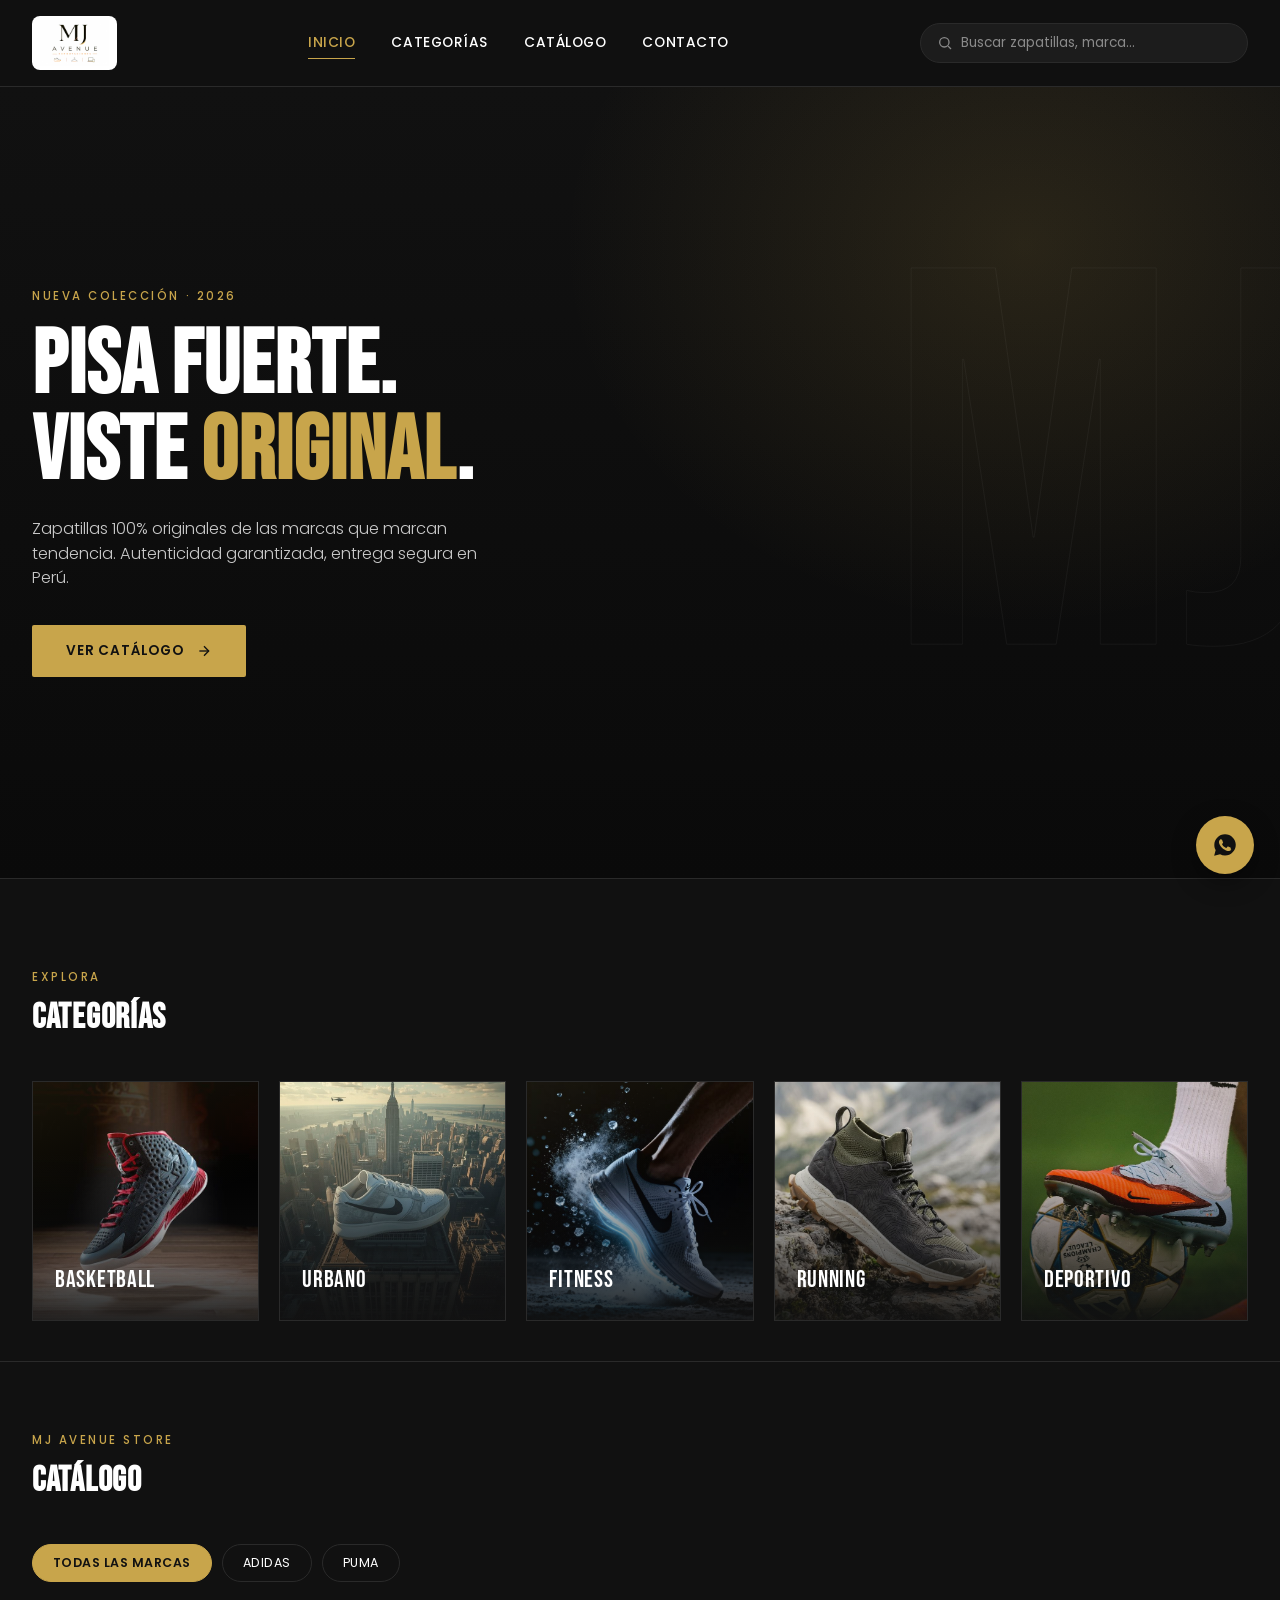
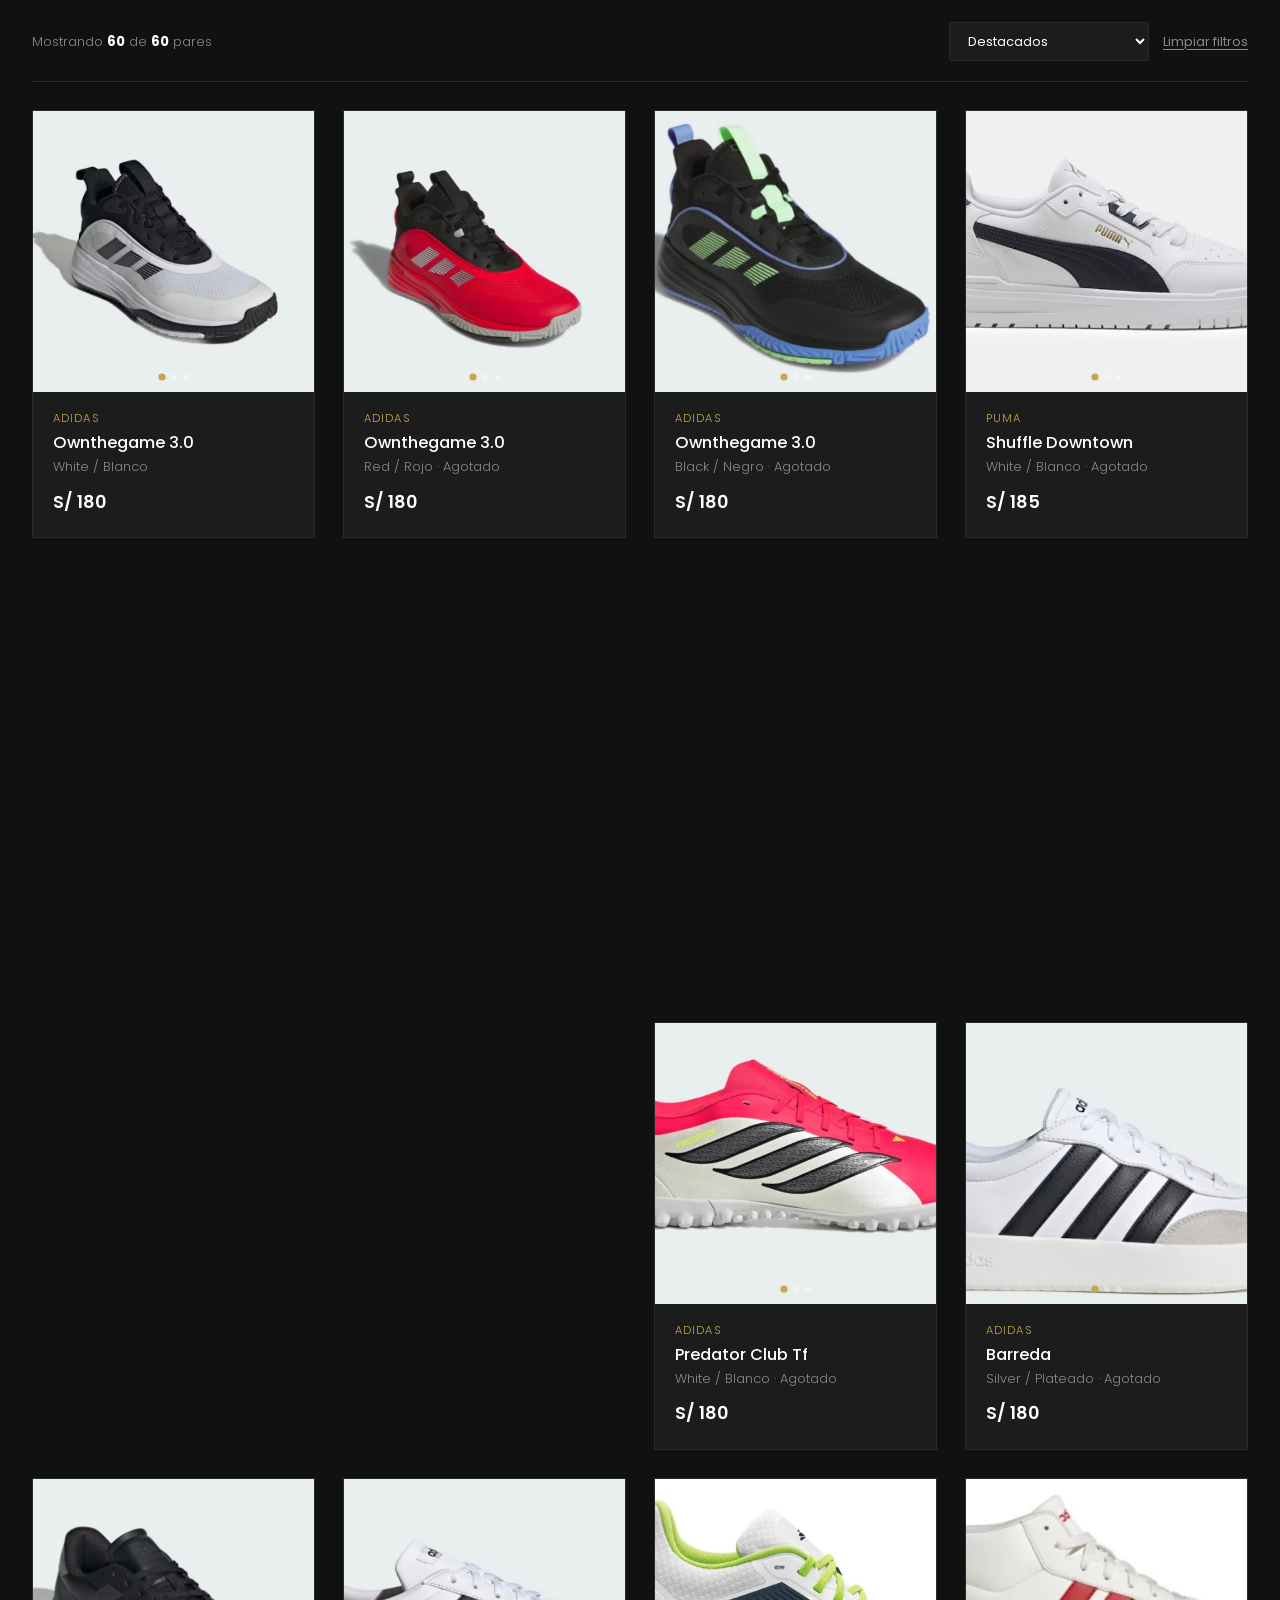
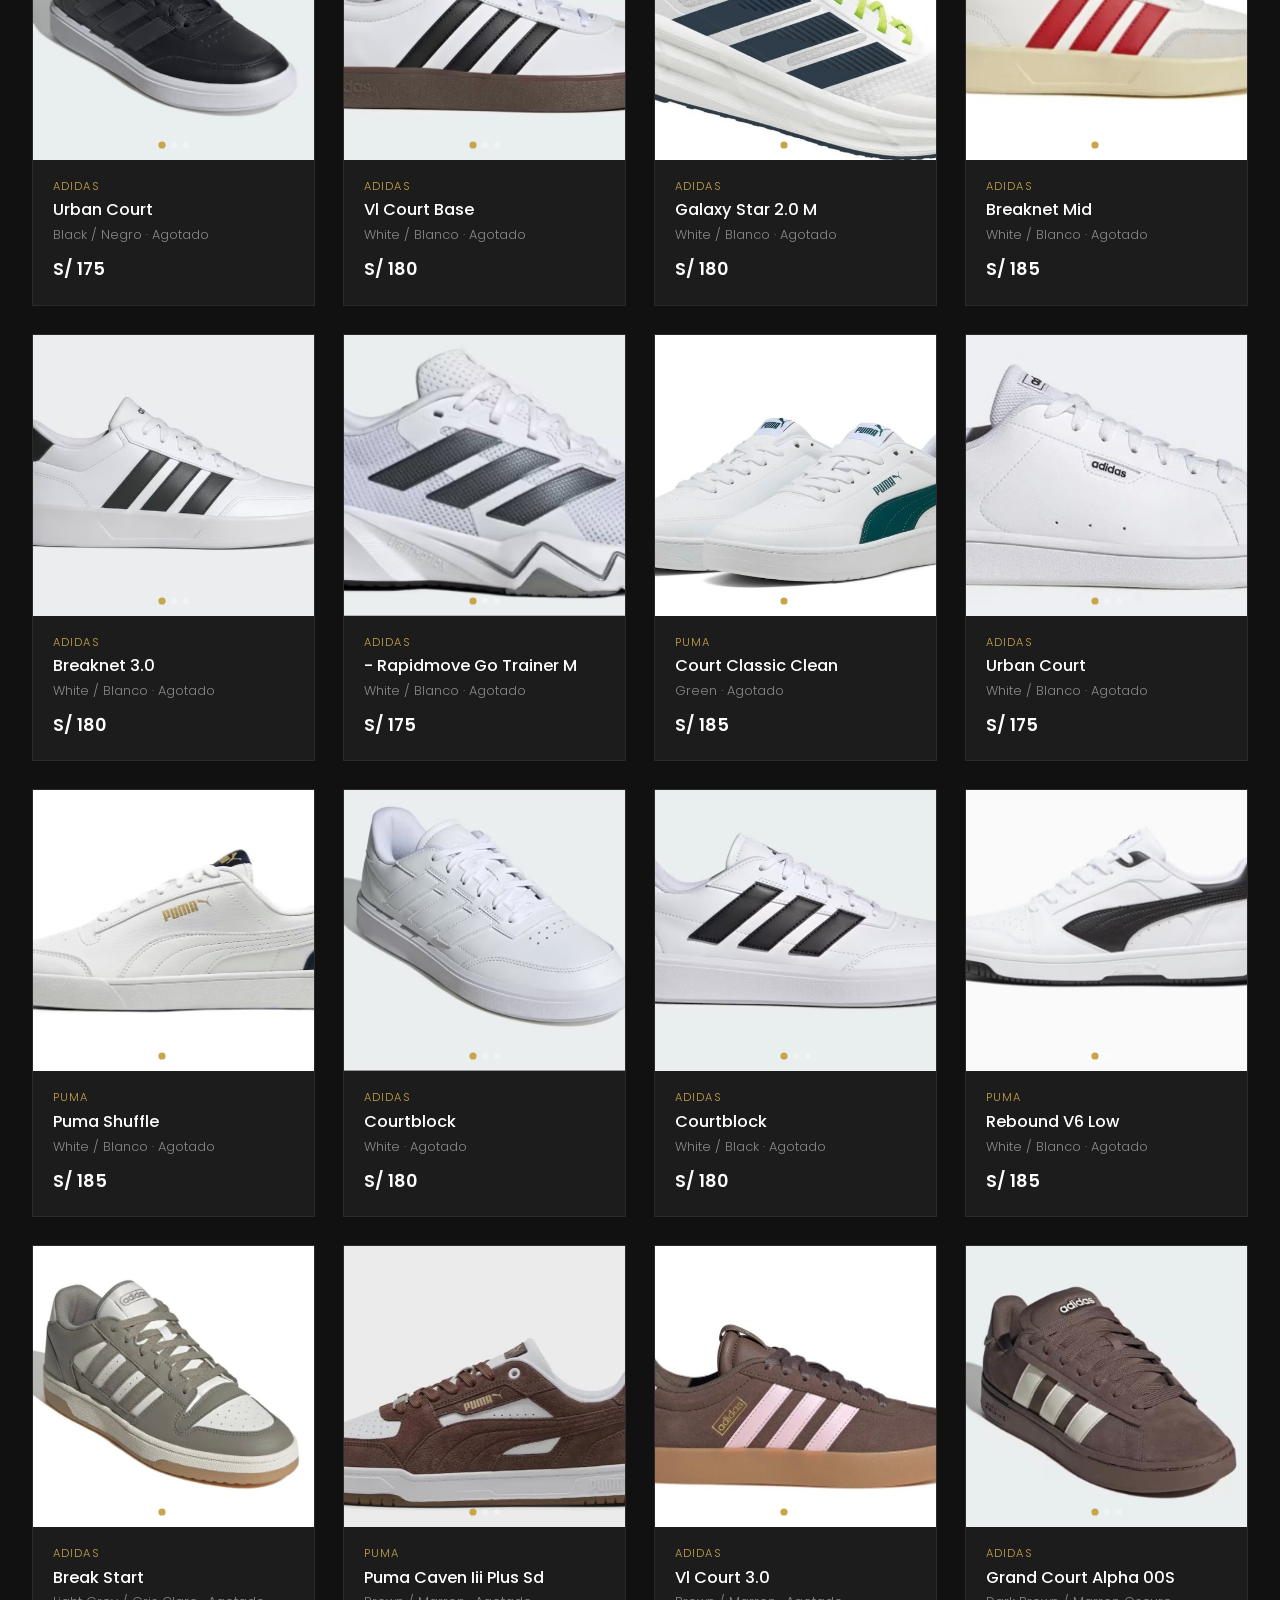
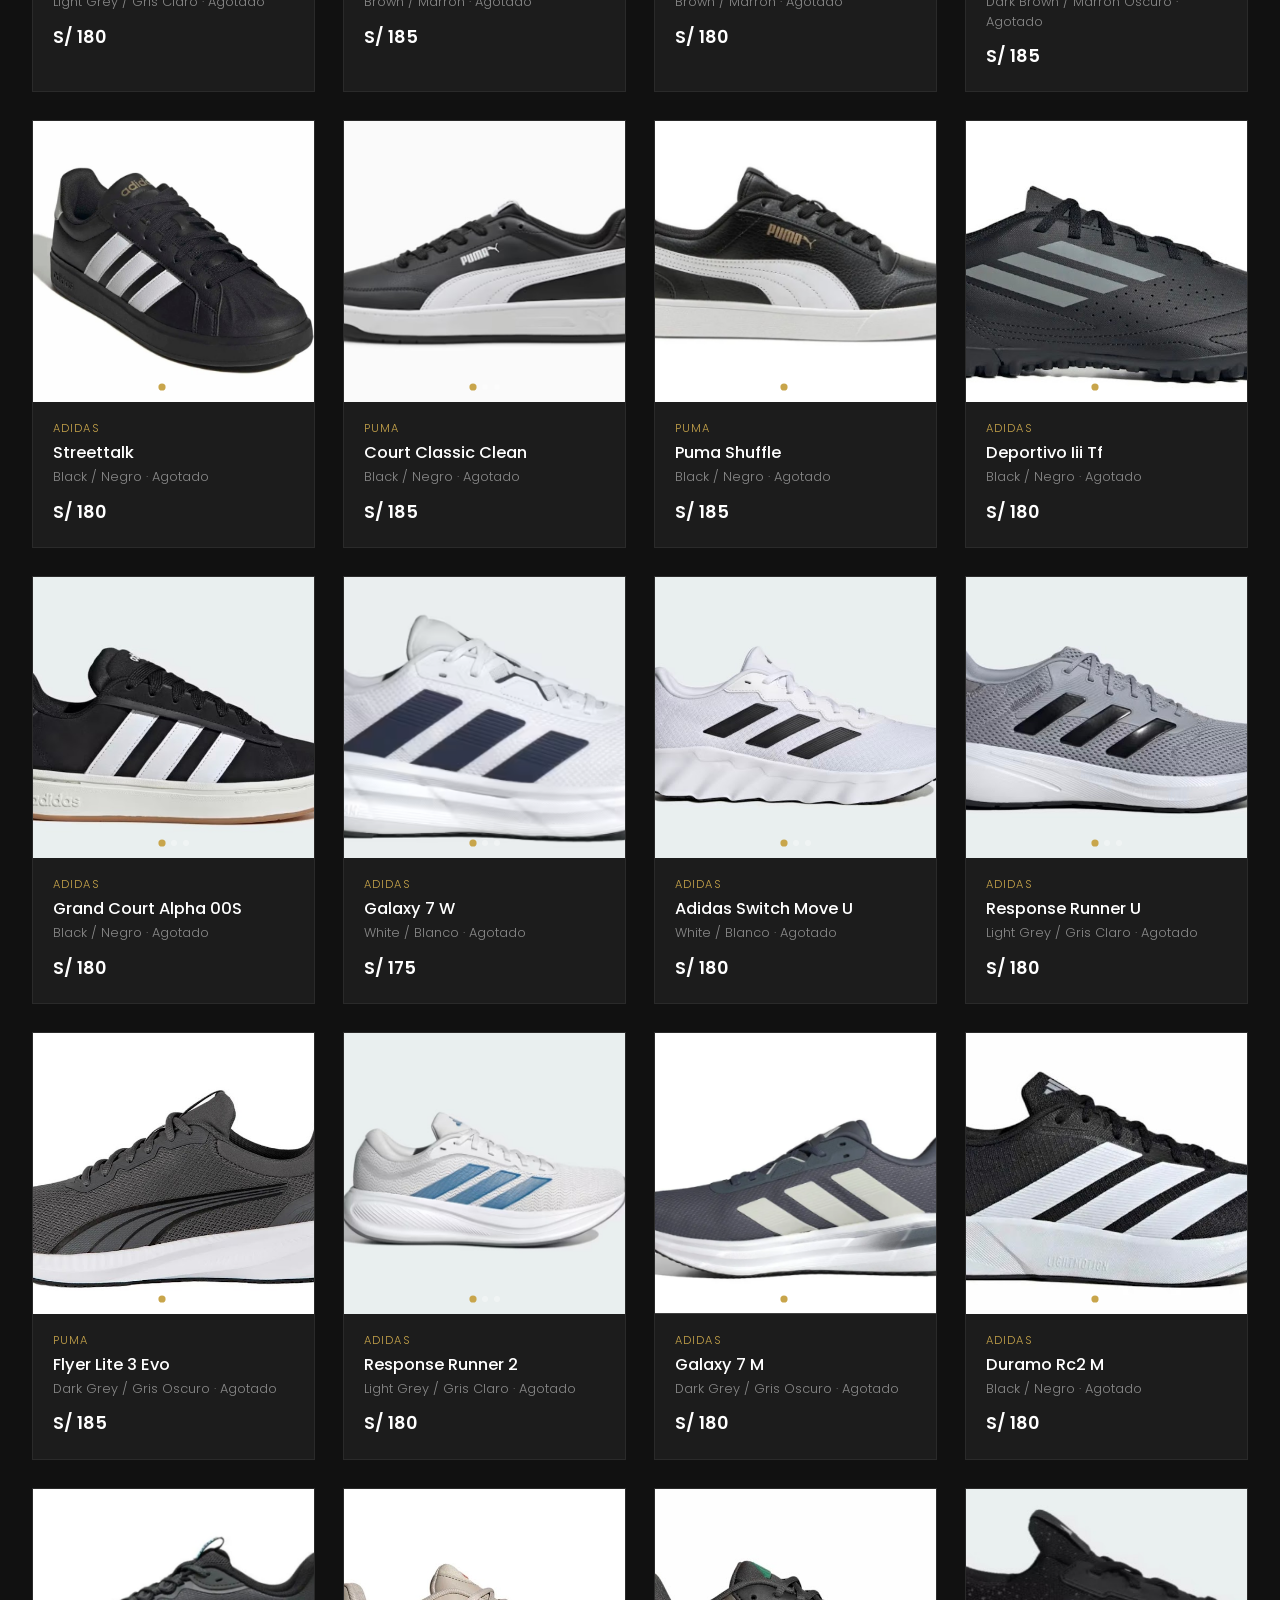
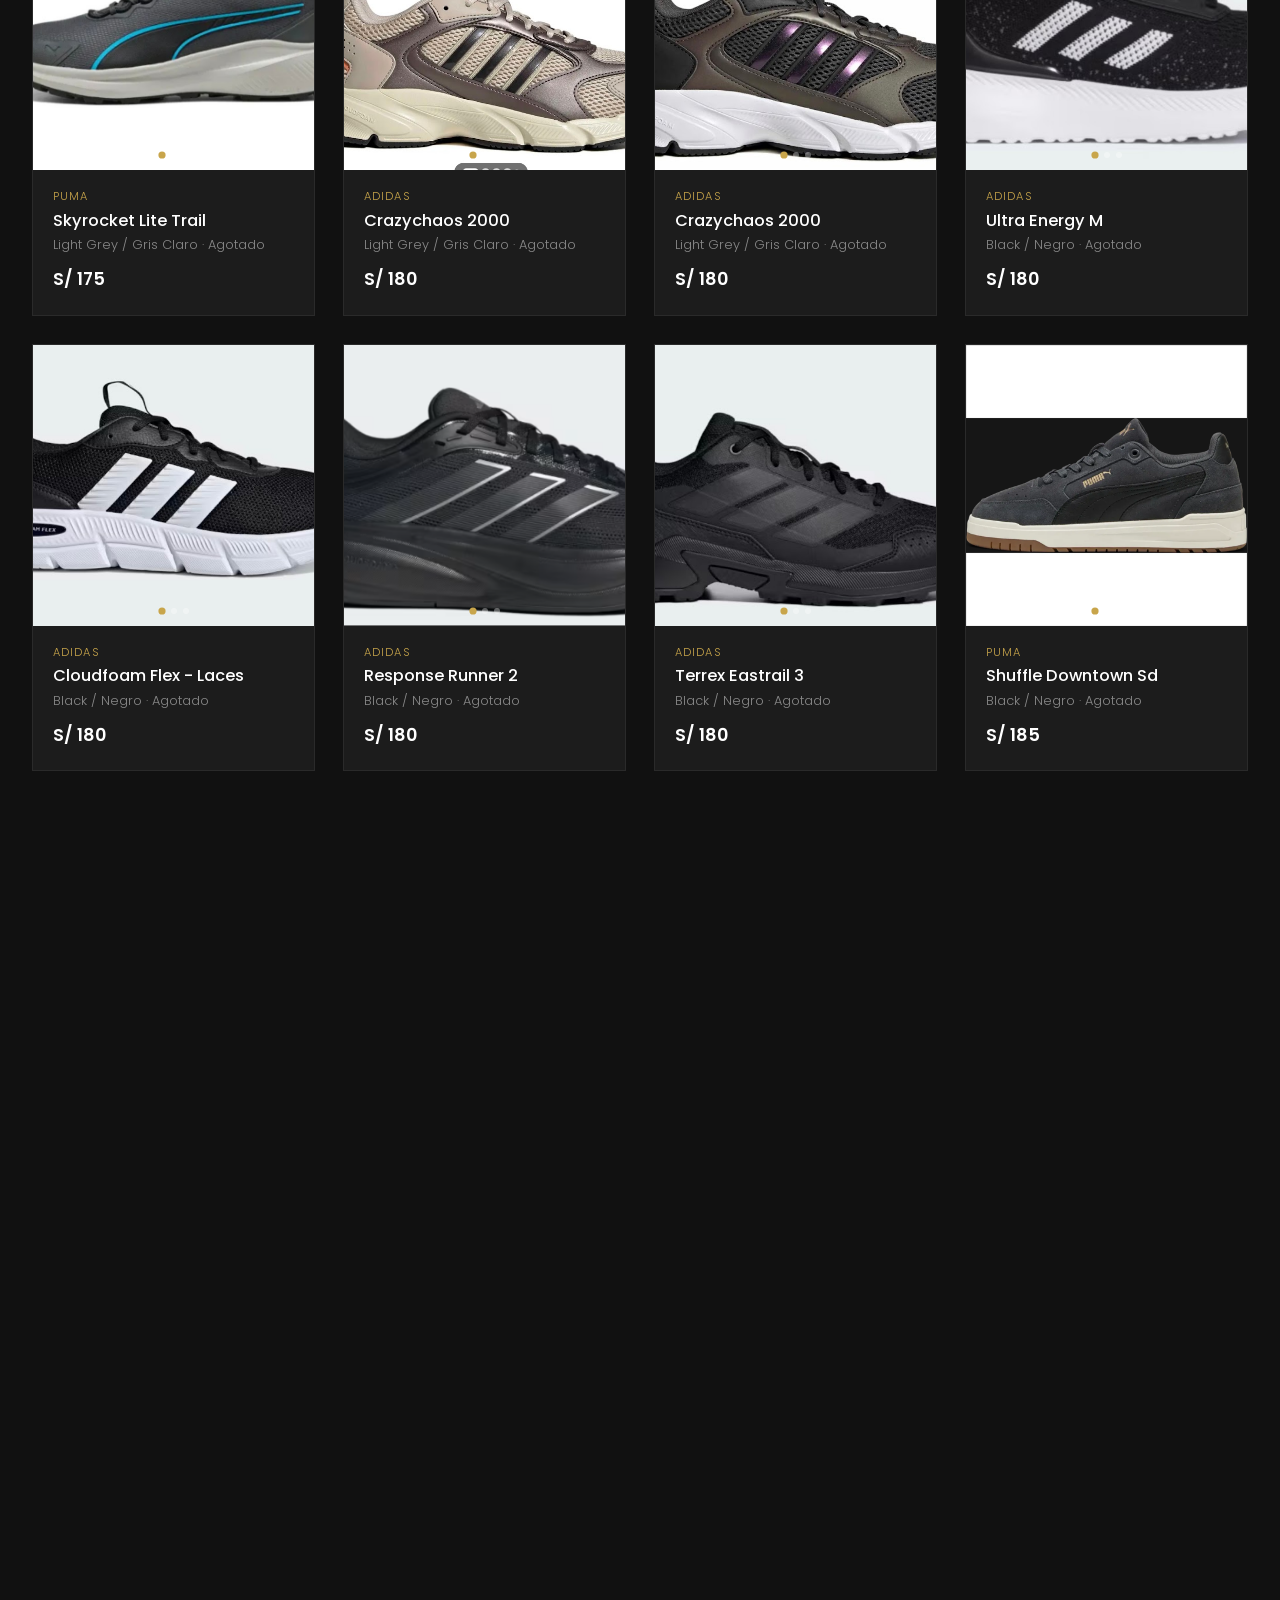
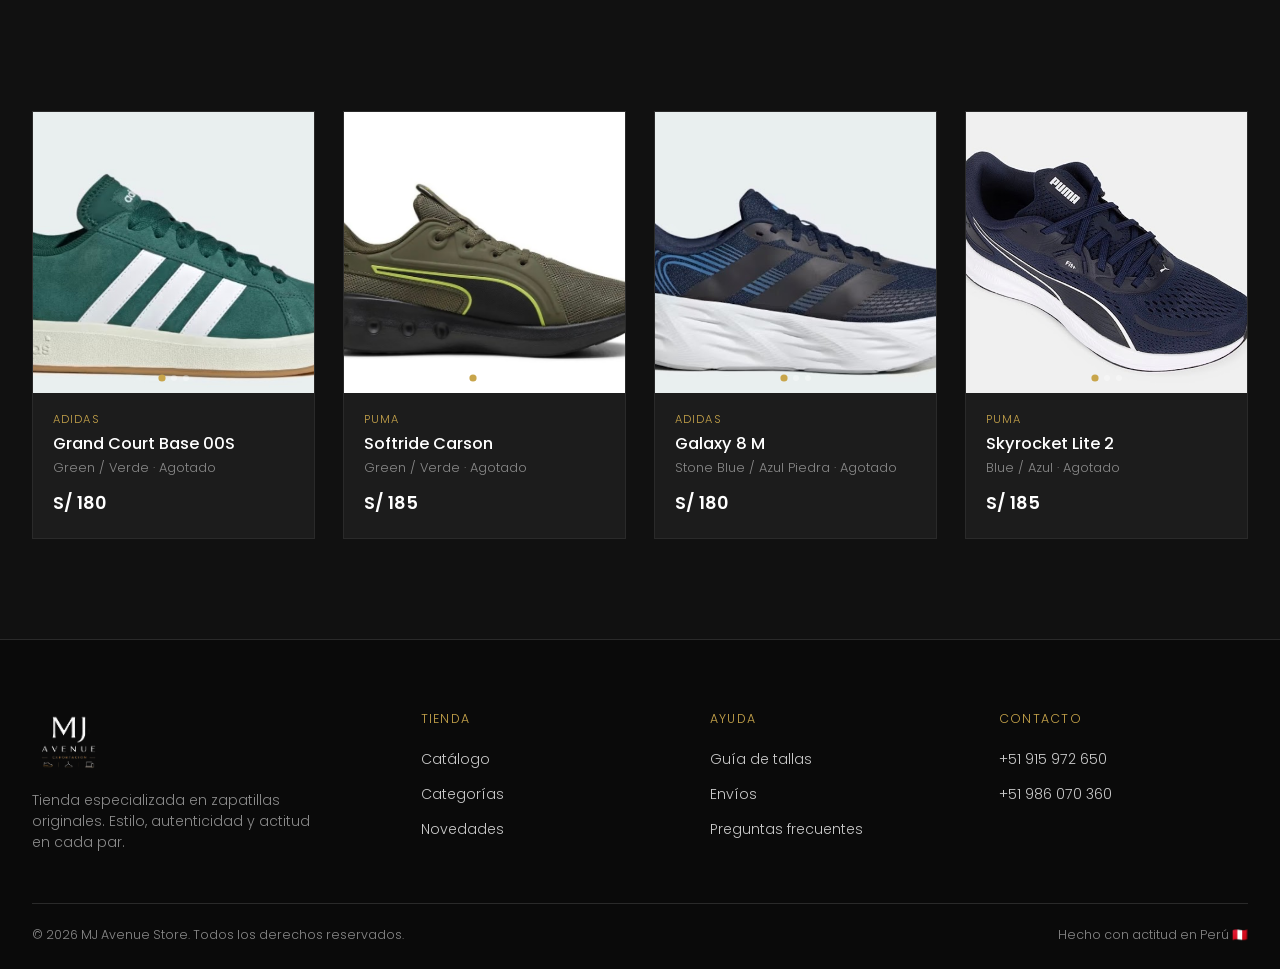
<file: index.html>
<!DOCTYPE html>
<html lang="es">
<head>
<meta charset="UTF-8">
<meta name="viewport" content="width=device-width, initial-scale=1.0">
<title>MJ Avenue Store | Zapatillas Originales</title>
<meta name="description" content="MJ Avenue Store — Catálogo premium de zapatillas Nike, Adidas, Puma y New Balance.">
<link rel="icon" href="assets/logo/logo_Letras_Negras.png">
<link rel="stylesheet" href="css/style.css">
</head>
<body>

<!-- ================= HEADER ================= -->
<header class="header">
  <div class="header__barra">
    <a href="#inicio" class="header__logo">
      <img src="assets/logo/logo_Letras_Negras.png" alt="MJ Avenue Store">
    </a>

    <nav class="header__nav">
      <a href="#inicio" class="activo">Inicio</a>
      <a href="#categorias">Categorías</a>
      <a href="#catalogo">Catálogo</a>
      <a href="#footer">Contacto</a>
    </nav>

    <div class="header__acciones">
      <div class="buscador">
        <svg width="16" height="16" viewBox="0 0 24 24" fill="none" stroke="currentColor" stroke-width="2"><circle cx="11" cy="11" r="7"/><line x1="21" y1="21" x2="16.65" y2="16.65"/></svg>
        <input type="text" id="input-buscador" placeholder="Buscar zapatillas, marca...">
      </div>
      <button class="header__menu-movil" id="btn-menu-movil" aria-label="Abrir menú">
        <span></span><span></span><span></span>
      </button>
    </div>
  </div>
</header>

<!-- ================= HERO ================= -->
<section class="hero" id="inicio">
  <div class="contenedor">
    <div class="hero__contenido">
      <p class="eyebrow">Nueva colección · 2026</p>
      <h1 class="hero__titulo">Pisa fuerte.<br>Viste <em>original</em>.</h1>
      <p class="hero__texto">
        Zapatillas 100% originales de las marcas que marcan tendencia.
        Autenticidad garantizada, entrega segura en Perú.
      </p>
      <a href="#catalogo" class="hero__cta">
        Ver catálogo
        <svg width="16" height="16" viewBox="0 0 24 24" fill="none" stroke="currentColor" stroke-width="2"><line x1="5" y1="12" x2="19" y2="12"/><polyline points="12 5 19 12 12 19"/></svg>
      </a>
    </div>
  </div>
</section>

<!-- ================= CATEGORÍAS ================= -->
<section class="categorias" id="categorias">
  <div class="contenedor">
    <div class="seccion__cabecera">
      <div>
        <p class="eyebrow">Explora</p>
        <h2 class="seccion__titulo">Categorías</h2>
      </div>
    </div>
    <div class="categorias__grid">
      <a href="#catalogo" class="categoria-card" data-categoria="Basketball" style="background-image:url('assets/categorias/basketball.jpg')"><span>Basketball</span></a>
      <a href="#catalogo" class="categoria-card" data-categoria="Urbano" style="background-image:url('assets/categorias/urbano.jpg')"><span>Urbano</span></a>
      <a href="#catalogo" class="categoria-card" data-categoria="Fitness" style="background-image:url('assets/categorias/fitness.jpg')"><span>Fitness</span></a>
      <a href="#catalogo" class="categoria-card" data-categoria="Running" style="background-image:url('assets/categorias/running.jpg')"><span>Running</span></a>
      <a href="#catalogo" class="categoria-card" data-categoria="Deportivo" style="background-image:url('assets/categorias/deportivo.jpg')"><span>Deportivo</span></a>
    </div>
  </div>
</section>

<!-- ================= CATÁLOGO ================= -->
<section class="catalogo" id="catalogo">
  <div class="contenedor">
    <div class="seccion__cabecera">
      <div>
        <p class="eyebrow">MJ Avenue Store</p>
        <h2 class="seccion__titulo">Catálogo</h2>
      </div>
    </div>

    <div class="catalogo__filtros" id="filtros-marca">
      <button class="filtro-chip activo" data-marca="todas">Todas las marcas</button>
      <button class="filtro-chip" data-marca="Adidas">Adidas</button>
      <button class="filtro-chip" data-marca="Puma">Puma</button>
    </div>

    <div class="catalogo__barra">
      <p class="catalogo__contador" id="contador-resultados"></p>
      <div class="catalogo__barra-acciones">
        <select class="selector-orden" id="selector-orden">
          <option value="destacados">Destacados</option>
          <option value="precio-asc">Precio: menor a mayor</option>
          <option value="precio-desc">Precio: mayor a menor</option>
        </select>
        <button class="boton-limpiar" id="boton-limpiar">Limpiar filtros</button>
      </div>
    </div>

    <div class="productos__grid" id="grid-productos">
      <!-- Las tarjetas de producto se generan dinámicamente desde data/products.json -->
    </div>
  </div>
</section>

<!-- ================= FOOTER ================= -->
<footer class="footer" id="footer">
  <div class="contenedor">
    <div class="footer__grid">
      <div class="footer__marca">
        <img src="assets/logo/logo-transparente.png" alt="MJ Avenue Store" class="footer__logo">
        <p>Tienda especializada en zapatillas originales. Estilo, autenticidad y actitud en cada par.</p>
      </div>
      <div class="footer__col">
        <p class="footer__titulo">Tienda</p>
        <ul>
          <li><a href="#catalogo">Catálogo</a></li>
          <li><a href="#categorias">Categorías</a></li>
          <li><a href="#inicio">Novedades</a></li>
        </ul>
      </div>
      <div class="footer__col">
        <p class="footer__titulo">Ayuda</p>
        <ul>
          <li><a href="#">Guía de tallas</a></li>
          <li><a href="#">Envíos</a></li>
          <li><a href="#">Preguntas frecuentes</a></li>
        </ul>
      </div>
      <div class="footer__col">
        <p class="footer__titulo">Contacto</p>
        <ul>
          <li><a href="https://wa.me/51915972650" target="_blank" rel="noopener">+51 915 972 650</a></li>
          <li><a href="https://wa.me/51986070360" target="_blank" rel="noopener">+51 986 070 360</a></li>
        </ul>
      </div>
    </div>
    <div class="footer__bottom">
      <span>© 2026 MJ Avenue Store. Todos los derechos reservados.</span>
      <span>Hecho con actitud en Perú 🇵🇪</span>
    </div>
  </div>
</footer>

<!-- Botón flotante de WhatsApp -->
<a href="https://wa.me/51915972650" target="_blank" rel="noopener" class="whatsapp-flotante" aria-label="Escríbenos por WhatsApp">
  <svg width="26" height="26" viewBox="0 0 24 24" fill="currentColor"><path d="M12.04 2C6.58 2 2.13 6.45 2.13 11.91c0 1.75.46 3.39 1.26 4.82L2 22l5.44-1.43a9.9 9.9 0 004.6 1.14h.01c5.46 0 9.9-4.45 9.9-9.9C21.96 6.45 17.5 2 12.04 2zm5.8 14.16c-.24.68-1.4 1.3-1.93 1.35-.5.05-1.02.24-3.42-.71-2.9-1.15-4.76-4.1-4.9-4.29-.15-.19-1.17-1.55-1.17-2.96s.73-2.1.99-2.39c.26-.29.56-.36.75-.36l.53.01c.17 0 .4-.06.62.48.24.58.8 1.99.87 2.13.07.15.11.32.02.51-.09.19-.14.31-.28.48-.14.17-.29.37-.42.5-.14.13-.28.28-.13.55.15.27.68 1.13 1.47 1.83 1.01.9 1.87 1.19 2.14 1.32.27.13.43.11.59-.07.16-.18.68-.79.86-1.06.18-.27.36-.22.6-.13.24.09 1.55.73 1.81.87.27.13.45.19.51.3.07.11.07.63-.17 1.31z"/></svg>
</a>

<script src="js/main.js"></script>
</body>
</html>
</file>
<file: css/style.css>
/* ==========================================================================
   MJ AVENUE STORE — Estilos principales
   Paleta: Negro #111111 · Blanco #FFFFFF · Dorado #C8A54B
   ========================================================================== */

@import url('https://fonts.googleapis.com/css2?family=Bebas+Neue&family=Poppins:wght@300;400;500;600;700&display=swap');

:root {
  --negro: #111111;
  --negro-suave: #1c1c1c;
  --blanco: #ffffff;
  --hueso: #f5f4f2;
  --dorado: #c8a54b;
  --dorado-suave: #e2c988;
  --gris: #8a8a8a;
  --gris-borde: #2a2a2a;

  --font-display: 'Bebas Neue', sans-serif;
  --font-body: 'Poppins', sans-serif;

  --transicion: 0.35s cubic-bezier(0.4, 0, 0.2, 1);
}

* { margin: 0; padding: 0; box-sizing: border-box; }

html { scroll-behavior: smooth; }

body {
  background: var(--negro);
  color: var(--blanco);
  font-family: var(--font-body);
  font-weight: 300;
  line-height: 1.5;
  overflow-x: hidden;
}

a { text-decoration: none; color: inherit; }
ul { list-style: none; }
img { display: block; max-width: 100%; }
button { font-family: inherit; cursor: pointer; border: none; background: none; color: inherit; }

.contenedor {
  width: 100%;
  max-width: 1280px;
  margin: 0 auto;
  padding: 0 32px;
}

.eyebrow {
  font-size: 0.72rem;
  letter-spacing: 0.22em;
  text-transform: uppercase;
  color: var(--dorado);
  font-weight: 500;
}

/* Foco de teclado visible (accesibilidad) */
a:focus-visible, button:focus-visible, input:focus-visible {
  outline: 2px solid var(--dorado);
  outline-offset: 3px;
}

@media (prefers-reduced-motion: reduce) {
  * { animation-duration: 0.01ms !important; transition-duration: 0.01ms !important; }
}

/* ==========================================================================
   HEADER
   ========================================================================== */

.header {
  position: sticky;
  top: 0;
  z-index: 100;
  background: rgba(17, 17, 17, 0.88);
  backdrop-filter: blur(10px);
  border-bottom: 1px solid var(--gris-borde);
  transition: border-color var(--transicion);
}

.header__barra {
  display: flex;
  align-items: center;
  justify-content: space-between;
  gap: 24px;
  padding: 16px 32px;
}

.header__logo {
  display: flex;
  align-items: center;
  gap: 12px;
  flex-shrink: 0;
}

.header__logo img {
  height: 54px;
  width: auto;
  background: var(--blanco);
  border-radius: 8px;
  padding: 4px 8px;
}

.footer__logo {
  height: 64px;
  width: auto;
  margin-bottom: 4px;
}

.header__logo-texto {
  font-family: var(--font-display);
  font-size: 1.55rem;
  letter-spacing: 0.06em;
  line-height: 1;
}

.header__logo-texto span { color: var(--dorado); }

.header__nav {
  display: flex;
  gap: 36px;
}

.header__nav a {
  font-size: 0.86rem;
  letter-spacing: 0.04em;
  text-transform: uppercase;
  font-weight: 500;
  position: relative;
  padding: 6px 0;
}

.header__nav a::after {
  content: '';
  position: absolute;
  left: 0; bottom: 0;
  width: 0; height: 1px;
  background: var(--dorado);
  transition: width var(--transicion);
}

.header__nav a:hover::after,
.header__nav a.activo::after { width: 100%; }

.header__nav a.activo { color: var(--dorado); }

.header__acciones {
  display: flex;
  align-items: center;
  gap: 18px;
}

.buscador {
  display: flex;
  align-items: center;
  gap: 8px;
  background: var(--negro-suave);
  border: 1px solid var(--gris-borde);
  border-radius: 999px;
  padding: 9px 16px;
  min-width: 230px;
  transition: border-color var(--transicion);
}

.buscador:focus-within { border-color: var(--dorado); }

.buscador input {
  background: none;
  border: none;
  color: var(--blanco);
  font-size: 0.85rem;
  width: 100%;
  font-family: var(--font-body);
}

.buscador input::placeholder { color: var(--gris); }

.buscador svg { flex-shrink: 0; color: var(--gris); }

.header__menu-movil {
  display: none;
  width: 26px; height: 20px;
  flex-direction: column;
  justify-content: space-between;
}

.header__menu-movil span {
  display: block;
  height: 2px;
  width: 100%;
  background: var(--blanco);
}

/* ==========================================================================
   HERO
   ========================================================================== */

.hero {
  position: relative;
  min-height: 88vh;
  display: flex;
  align-items: center;
  background:
    radial-gradient(ellipse 60% 80% at 80% 20%, rgba(200, 165, 75, 0.14), transparent 60%),
    linear-gradient(180deg, #111111 0%, #0a0a0a 100%);
  border-bottom: 1px solid var(--gris-borde);
  overflow: hidden;
}

.hero::before {
  content: 'MJ';
  position: absolute;
  right: -40px;
  top: 50%;
  transform: translateY(-50%);
  font-family: var(--font-display);
  font-size: 42vw;
  line-height: 1;
  color: transparent;
  -webkit-text-stroke: 1px rgba(255,255,255,0.045);
  pointer-events: none;
  user-select: none;
}

.hero__contenido {
  position: relative;
  z-index: 2;
  max-width: 620px;
}

.hero__titulo {
  font-family: var(--font-display);
  font-size: clamp(3.2rem, 7vw, 5.6rem);
  line-height: 0.96;
  letter-spacing: 0.01em;
  margin: 18px 0 22px;
}

.hero__titulo em {
  font-style: normal;
  color: var(--dorado);
}

.hero__texto {
  font-size: 1.02rem;
  color: #c9c9c9;
  max-width: 460px;
  margin-bottom: 34px;
  font-weight: 300;
}

.hero__cta {
  display: inline-flex;
  align-items: center;
  gap: 12px;
  background: var(--dorado);
  color: var(--negro);
  padding: 16px 34px;
  font-size: 0.85rem;
  letter-spacing: 0.06em;
  text-transform: uppercase;
  font-weight: 600;
  border-radius: 2px;
  transition: transform var(--transicion), background var(--transicion);
}

.hero__cta:hover {
  background: var(--dorado-suave);
  transform: translateX(4px);
}

/* ==========================================================================
   CATEGORÍAS
   ========================================================================== */

.categorias {
  padding: 90px 0 40px;
  border-bottom: 1px solid var(--gris-borde);
}

.seccion__cabecera {
  display: flex;
  align-items: flex-end;
  justify-content: space-between;
  margin-bottom: 36px;
  flex-wrap: wrap;
  gap: 16px;
}

.seccion__titulo {
  font-family: var(--font-display);
  font-size: 2.2rem;
  letter-spacing: 0.02em;
  margin-top: 6px;
}

.categorias__grid {
  display: grid;
  grid-template-columns: repeat(5, 1fr);
  gap: 20px;
}

.categoria-card {
  position: relative;
  height: 240px;
  border: 1px solid var(--gris-borde);
  display: flex;
  align-items: flex-end;
  padding: 22px;
  overflow: hidden;
  transition: border-color var(--transicion), transform var(--transicion);
  background-color: var(--negro-suave);
  background-size: cover;
  background-position: center;
}

.categoria-card::before {
  content: '';
  position: absolute;
  inset: 0;
  background:
    linear-gradient(180deg, rgba(17,17,17,0) 30%, rgba(17,17,17,0.92) 100%),
    linear-gradient(160deg, rgba(200,165,75,0.12), transparent 55%);
  transition: opacity var(--transicion);
}

.categoria-card:hover {
  border-color: var(--dorado);
  transform: translateY(-4px);
}

.categoria-card:hover span { color: var(--dorado); }

.categoria-card span {
  font-family: var(--font-display);
  font-size: 1.5rem;
  letter-spacing: 0.03em;
  position: relative;
  z-index: 1;
  transition: color var(--transicion);
}

/* ==========================================================================
   CATÁLOGO / PRODUCTOS
   ========================================================================== */

.catalogo { padding: 70px 0 100px; }

.catalogo__filtros {
  display: flex;
  flex-wrap: wrap;
  gap: 10px;
  margin-bottom: 40px;
}

.filtro-chip {
  border: 1px solid var(--gris-borde);
  padding: 9px 20px;
  font-size: 0.78rem;
  letter-spacing: 0.04em;
  text-transform: uppercase;
  border-radius: 999px;
  transition: all var(--transicion);
}

.filtro-chip:hover { border-color: var(--dorado); color: var(--dorado); }

.filtro-chip.activo {
  background: var(--dorado);
  border-color: var(--dorado);
  color: var(--negro);
  font-weight: 600;
}

.catalogo__barra {
  display: flex;
  align-items: center;
  justify-content: space-between;
  flex-wrap: wrap;
  gap: 14px;
  margin-bottom: 28px;
  padding-bottom: 20px;
  border-bottom: 1px solid var(--gris-borde);
}

.catalogo__contador {
  font-size: 0.82rem;
  color: var(--gris);
}

.catalogo__contador strong { color: var(--blanco); }

.catalogo__barra-acciones {
  display: flex;
  align-items: center;
  gap: 14px;
}

.selector-orden {
  background: var(--negro-suave);
  border: 1px solid var(--gris-borde);
  color: var(--blanco);
  font-family: var(--font-body);
  font-size: 0.8rem;
  padding: 9px 14px;
  border-radius: 2px;
  transition: border-color var(--transicion);
}

.selector-orden:hover,
.selector-orden:focus-visible { border-color: var(--dorado); }

.boton-limpiar {
  font-size: 0.8rem;
  color: var(--gris);
  text-decoration: underline;
  text-underline-offset: 3px;
  transition: color var(--transicion);
}

.boton-limpiar:hover { color: var(--dorado); }

.productos__grid {
  display: grid;
  grid-template-columns: repeat(auto-fill, minmax(270px, 1fr));
  gap: 28px;
}

.producto-card {
  background: var(--negro-suave);
  border: 1px solid var(--gris-borde);
  transition: border-color var(--transicion), transform var(--transicion);
}

.producto-card:hover {
  border-color: var(--dorado);
  transform: translateY(-4px);
}

.producto-card__imagen {
  position: relative;
  aspect-ratio: 1 / 1;
  overflow: hidden;
  background: #161616;
}

.producto-card__imagen img {
  width: 100%;
  height: 100%;
  object-fit: cover;
  transition: transform 0.6s ease, opacity 0.25s ease;
}

.producto-card__imagen:hover img { transform: scale(1.09); }

.producto-card__badge {
  position: absolute;
  top: 12px; left: 12px;
  background: var(--dorado);
  color: var(--negro);
  font-size: 0.68rem;
  font-weight: 700;
  letter-spacing: 0.04em;
  text-transform: uppercase;
  padding: 5px 10px;
  z-index: 2;
}

.producto-card__dots {
  position: absolute;
  bottom: 12px; left: 0; right: 0;
  display: flex;
  justify-content: center;
  gap: 6px;
  z-index: 2;
}

.producto-card__dots span {
  width: 6px; height: 6px;
  border-radius: 50%;
  background: rgba(255,255,255,0.35);
  transition: background var(--transicion), transform var(--transicion);
}

.producto-card__dots span.activo {
  background: var(--dorado);
  transform: scale(1.2);
}

.producto-card__info { padding: 18px 20px 22px; }

.producto-card__marca {
  font-size: 0.7rem;
  letter-spacing: 0.1em;
  text-transform: uppercase;
  color: var(--dorado);
  margin-bottom: 4px;
}

.producto-card__nombre {
  font-size: 1.02rem;
  font-weight: 500;
  margin-bottom: 2px;
}

.producto-card__color {
  font-size: 0.8rem;
  color: var(--gris);
  margin-bottom: 12px;
}

.producto-card__precios {
  display: flex;
  align-items: baseline;
  gap: 10px;
}

.producto-card__precio {
  font-size: 1.1rem;
  font-weight: 600;
}

.producto-card__precio-antes {
  font-size: 0.82rem;
  color: var(--gris);
  text-decoration: line-through;
}

.producto-card__sin-stock {
  opacity: 0.45;
  pointer-events: none;
}

.catalogo__vacio {
  grid-column: 1 / -1;
  text-align: center;
  padding: 80px 20px;
  color: var(--gris);
}

.catalogo__vacio strong { color: var(--blanco); display: block; margin-bottom: 6px; font-size: 1.1rem; }

/* ==========================================================================
   FOOTER
   ========================================================================== */

.footer {
  background: #0a0a0a;
  border-top: 1px solid var(--gris-borde);
  padding: 70px 0 24px;
}

.footer__grid {
  display: grid;
  grid-template-columns: 1.4fr 1fr 1fr 1fr;
  gap: 40px;
  padding-bottom: 50px;
}

.footer__marca .header__logo-texto { font-size: 1.7rem; }

.footer__marca p {
  margin-top: 16px;
  color: var(--gris);
  font-size: 0.88rem;
  max-width: 280px;
}

.footer__titulo {
  font-size: 0.78rem;
  letter-spacing: 0.1em;
  text-transform: uppercase;
  color: var(--dorado);
  margin-bottom: 18px;
}

.footer__col ul li { margin-bottom: 11px; }

.footer__col a {
  color: #c9c9c9;
  font-size: 0.88rem;
  transition: color var(--transicion);
}

.footer__col a:hover { color: var(--dorado); }

.footer__bottom {
  border-top: 1px solid var(--gris-borde);
  padding-top: 22px;
  display: flex;
  justify-content: space-between;
  flex-wrap: wrap;
  gap: 10px;
  font-size: 0.78rem;
  color: var(--gris);
}

/* Botón flotante de WhatsApp (listo para Fase 4) */
.whatsapp-flotante {
  position: fixed;
  bottom: 26px; right: 26px;
  width: 58px; height: 58px;
  border-radius: 50%;
  background: var(--dorado);
  display: flex;
  align-items: center;
  justify-content: center;
  z-index: 200;
  box-shadow: 0 8px 24px rgba(0,0,0,0.4);
  transition: transform var(--transicion);
}

.whatsapp-flotante:hover { transform: scale(1.08); }
.whatsapp-flotante svg { color: var(--negro); }

/* ==========================================================================
   RESPONSIVE
   ========================================================================== */

@media (max-width: 1024px) {
  .categorias__grid { grid-template-columns: repeat(3, 1fr); }
  .footer__grid { grid-template-columns: 1.4fr 1fr 1fr; }
  .footer__grid .footer__col:last-child { display: none; }
}

@media (max-width: 860px) {
  .header__nav, .buscador { display: none; }
  .header__menu-movil { display: flex; }
  .hero__titulo { font-size: clamp(2.6rem, 12vw, 3.6rem); }
  .footer__grid { grid-template-columns: 1fr 1fr; }
  .categorias__grid { grid-template-columns: repeat(2, 1fr); }
}

@media (max-width: 560px) {
  .contenedor { padding: 0 20px; }
  .header__barra { padding: 14px 20px; }
  .categorias__grid { grid-template-columns: 1fr; }
  .productos__grid { grid-template-columns: repeat(auto-fill, minmax(150px, 1fr)); gap: 16px; }
  .footer__grid { grid-template-columns: 1fr; gap: 30px; }
  .hero { min-height: 78vh; }
  .catalogo__barra { flex-direction: column; align-items: flex-start; }
}

/* ==========================================================================
   ANIMACIONES (Fase 3)
   ========================================================================== */

@keyframes entrarArriba {
  from { opacity: 0; transform: translateY(26px); }
  to   { opacity: 1; transform: translateY(0); }
}

@keyframes entrarIzquierda {
  from { opacity: 0; transform: translateX(-18px); }
  to   { opacity: 1; transform: translateX(0); }
}

/* Secuencia de entrada del hero al cargar la página */
.hero__contenido .eyebrow      { animation: entrarArriba 0.7s ease both; }
.hero__contenido .hero__titulo { animation: entrarArriba 0.7s ease 0.1s both; }
.hero__contenido .hero__texto  { animation: entrarArriba 0.7s ease 0.2s both; }
.hero__contenido .hero__cta    { animation: entrarArriba 0.7s ease 0.3s both; }

/* Revelado al hacer scroll: se activa agregando .visible por IntersectionObserver */
.animar-entrada {
  opacity: 0;
  transform: translateY(26px);
  transition: opacity 0.6s ease, transform 0.6s ease;
}

.animar-entrada.visible {
  opacity: 1;
  transform: translateY(0);
}

/* Las tarjetas de producto entran en cascada (el delay lo pone JS por índice) */
.producto-card {
  opacity: 0;
  transform: translateY(18px);
}

.producto-card.visible {
  animation: entrarArriba 0.5s ease both;
}

.categoria-card {
  opacity: 0;
  transform: translateY(18px);
}

.categoria-card.visible {
  animation: entrarArriba 0.5s ease both;
}

@media (prefers-reduced-motion: reduce) {
  .hero__contenido .eyebrow,
  .hero__contenido .hero__titulo,
  .hero__contenido .hero__texto,
  .hero__contenido .hero__cta,
  .producto-card,
  .categoria-card {
    animation: none !important;
    opacity: 1 !important;
    transform: none !important;
  }
}
</file>
